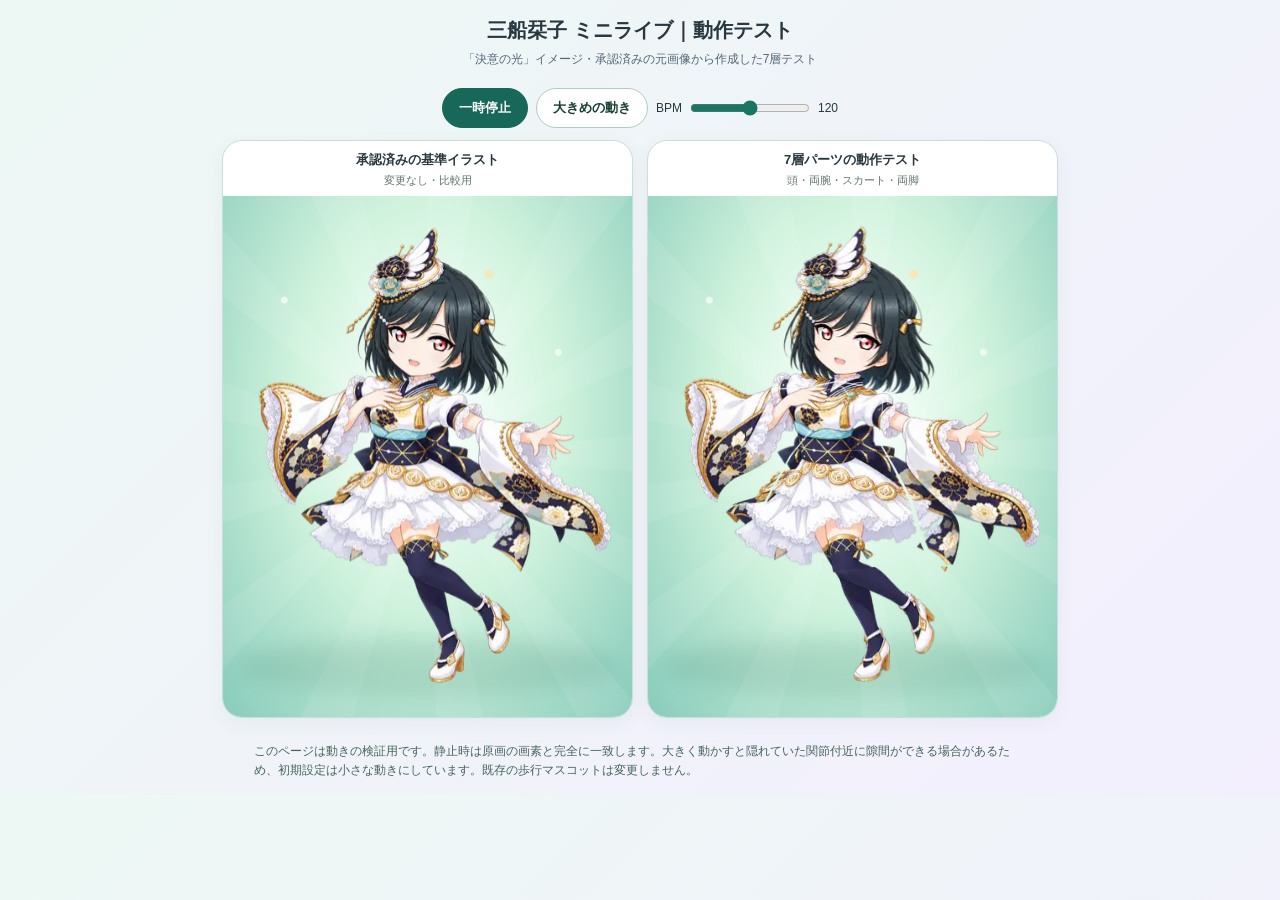
<file: mini-live/shioriko-demo.html>
<!doctype html>
<html lang="ja">
<head>
<meta charset="utf-8">
<meta name="viewport" content="width=device-width, initial-scale=1, viewport-fit=cover">
<title>栞子｜ミニライブ動作テスト</title>
<style>
:root{font-family:-apple-system,BlinkMacSystemFont,"Hiragino Kaku Gothic ProN","Yu Gothic",sans-serif;color-scheme:light}
*{box-sizing:border-box}body{margin:0;background:linear-gradient(135deg,#edf8f4,#f3effe);color:#283740}
header{text-align:center;padding:17px 16px 8px}h1{font-size:20px;margin:0 0 7px}header p{font-size:12px;color:#567;margin:0}
.controls{display:flex;flex-wrap:wrap;justify-content:center;align-items:center;gap:8px;max-width:700px;margin:12px auto;padding:0 12px}
button{border-radius:30px;border:1px solid #aecdc0;background:white;padding:9px 16px;font-size:13px;color:#153d32;font-weight:700;cursor:pointer;min-height:40px}
button[aria-pressed="true"]{background:#176858;color:white;border-color:#176858}label{display:flex;gap:6px;align-items:center;font-size:12px}input{accent-color:#187663;max-width:120px}
.main{display:grid;grid-template-columns:minmax(0,1fr) minmax(0,1fr);max-width:860px;gap:14px;margin:10px auto;padding:0 12px}
.panel{min-width:0;overflow:hidden;border:1px solid #c6dfd8;border-radius:20px;background:#fff;box-shadow:0 6px 20px #1547370d}
.panel h2{font-size:13px;text-align:center;margin:10px 0 0}.panel>p{font-size:11px;color:#64746f;text-align:center;margin:4px 6px 8px}
.stage{aspect-ratio:11/14;position:relative;display:flex;align-items:center;justify-content:center;overflow:hidden;background:radial-gradient(ellipse at 50% 40%,#f7fffa 10%,#d0f3dd 46%,#88cbbb 100%)}
.stage:before{content:"";position:absolute;inset:0;background:repeating-conic-gradient(from 0deg at 50% 50%,#ffffff15 0deg 10deg,#ffffff00 10deg 28deg);pointer-events:none}
.stage:after{content:"";position:absolute;left:4%;bottom:4%;width:92%;height:11%;border-radius:50%;background:#216a5422;filter:blur(10px)}
.figure{position:relative;width:94%;aspect-ratio:1145/1374;z-index:2;transform-origin:center 75%;overflow:visible}
.figure img{position:absolute;display:block;max-width:none;height:auto;user-select:none;pointer-events:none;-webkit-user-drag:none;transform-origin:var(--origin-x) var(--origin-y);will-change:transform;image-rendering:auto}
.figure.reference>img{width:100%;height:100%;top:0;left:0}.spark{position:absolute;inset:0;z-index:1;pointer-events:none;background:radial-gradient(circle at 15% 20%,#ffffffa0 0 3px,transparent 4px),radial-gradient(circle at 82% 30%,#ffffffa0 0 3px,transparent 4px),radial-gradient(circle at 65% 15%,#ffe3a9bb 0 4px,transparent 5px)}
.note{max-width:800px;padding:14px;margin:auto;font-size:12px;line-height:1.65;color:#45665b}
@media(max-width:600px){.main{gap:7px;padding:0 7px}.panel h2{font-size:12px}.stage{aspect-ratio:9/13}.figure{width:100%}button{padding:8px 12px}.controls{gap:5px}header{padding-top:12px}}
@media(prefers-reduced-motion:reduce){.figure,.figure img{transition:none!important}}
</style>
</head>
<body>
<header><h1>三船栞子 ミニライブ｜動作テスト</h1><p>「決意の光」イメージ・承認済みの元画像から作成した7層テスト</p></header>
<section class="controls" aria-label="テスト操作">
<button id="play" aria-pressed="true" type="button">一時停止</button>
<button id="motion" aria-pressed="false" type="button">大きめの動き</button>
<label>BPM <input id="bpm" type="range" min="80" max="160" value="120" step="5"><output id="bpmOut">120</output></label>
</section>
<main class="main">
<section class="panel"><h2>承認済みの基準イラスト</h2><p>変更なし・比較用</p><div class="stage"><div class="spark"></div><div class="figure reference"><img src="[data-uri]" alt="元の栞子の立ち絵"></div></div></section>
<section class="panel"><h2>7層パーツの動作テスト</h2><p>頭・両腕・スカート・両脚</p><div class="stage"><div class="spark"></div><div id="rig" class="figure" aria-label="動く栞子"></div></div></section>
</main>
<p class="note">このページは動きの検証用です。静止時は原画の画素と完全に一致します。大きく動かすと隠れていた関節付近に隙間ができる場合があるため、初期設定は小さな動きにしています。既存の歩行マスコットは変更しません。</p>
<script type="application/json" id="rig-data">{
  "name": "Shioriko Decisive Light mini-live exact-source rig v0.1",
  "source": "shioriko-approved-reference.png",
  "referenceSize": [
    1145,
    1374
  ],
  "rigScaleHint": 0.3,
  "layers": [
    {
      "id": "torso",
      "src": "[data-uri]",
      "x": 49,
      "y": 79,
      "w": 1066,
      "h": 1285,
      "pivot": [
        559,
        640
      ],
      "originX": 0.47842401500938087,
      "originY": 0.4365758754863813,
      "bytes": 86966
    },
    {
      "id": "leg_left",
      "src": "[data-uri]",
      "x": 513,
      "y": 1011,
      "w": 268,
      "h": 353,
      "pivot": [
        531,
        902
      ],
      "originX": 0.06716417910447761,
      "originY": -0.3087818696883853,
      "bytes": 77280
    },
    {
      "id": "leg_right",
      "src": "[data-uri]",
      "x": 761,
      "y": 1038,
      "w": 64,
      "h": 243,
      "pivot": [
        674,
        934
      ],
      "originX": -1.359375,
      "originY": -0.4279835390946502,
      "bytes": 16716
    },
    {
      "id": "skirt",
      "src": "[data-uri]",
      "x": 176,
      "y": 671,
      "w": 692,
      "h": 365,
      "pivot": [
        567,
        706
      ],
      "originX": 0.565028901734104,
      "originY": 0.0958904109589041,
      "bytes": 289201
    },
    {
      "id": "arm_left",
      "src": "[data-uri]",
      "x": 31,
      "y": 439,
      "w": 534,
      "h": 407,
      "pivot": [
        370,
        497
      ],
      "originX": 0.6348314606741573,
      "originY": 0.14250614250614252,
      "bytes": 259785
    },
    {
      "id": "arm_right",
      "src": "[data-uri]",
      "x": 652,
      "y": 513,
      "w": 483,
      "h": 505,
      "pivot": [
        696,
        541
      ],
      "originX": 0.09109730848861283,
      "originY": 0.055445544554455446,
      "bytes": 294483
    },
    {
      "id": "head",
      "src": "[data-uri]",
      "x": 287,
      "y": -2,
      "w": 675,
      "h": 525,
      "pivot": [
        559,
        476
      ],
      "originX": 0.40296296296296297,
      "originY": 0.9104761904761904,
      "bytes": 372098
    }
  ],
  "notes": [
    "No regenerated artwork used in this rig.",
    "Motion is deliberately subtle; cut edges may show during big rotations.",
    "Face is kept as part of head to prevent drift.",
    "Separate generated atlas parts are reference only, not used in exact rig."
  ]
}</script>
<script>
(()=>{
'use strict';
const root=document.getElementById('rig'),play=document.getElementById('play'),motion=document.getElementById('motion'),bpm=document.getElementById('bpm'),out=document.getElementById('bpmOut');
let playing=true,wide=false,beat=0,prev=0,layers=[];
try { const data=JSON.parse(document.getElementById('rig-data').textContent); {
 data.layers.forEach(part=>{
  const im=document.createElement('img');im.src=part.src;im.alt='';
  const [w,h]=data.referenceSize;
  im.style.left=(part.x/w*100)+'%';im.style.top=(part.y/h*100)+'%';
  im.style.width=(part.w/w*100)+'%';im.style.height=(part.h/h*100)+'%';
  im.style.setProperty('--origin-x',part.originX*100+'%');im.style.setProperty('--origin-y',part.originY*100+'%');
  root.append(im);layers.push({id:part.id,im});
 });
 requestAnimationFrame(frame);
}} catch(err){root.textContent='データ読込失敗: '+err.message;root.style.padding='30px'}
function frame(t){
 if(prev&&playing)beat+=Math.min(.05,(t-prev)/1000)*Number(bpm.value)/60*2*Math.PI;prev=t;
 const s=Math.sin(beat),v=Math.sin(beat/2),a=(wide?1.9:1);
 const poses={torso:[0,0,0],head:[1.15*s*a,-.15*s,0],arm_left:[1.7*s*a,0,0],arm_right:[-2.2*s*a,0,0],skirt:[.75*v*a,0,.35*s*a],leg_left:[-1.15*v*a,0,0],leg_right:[1.1*v*a,0,0]};
 for(const {id,im} of layers){const [rotate,dx,dy]=poses[id]||[0,0,0];im.style.transform=`translate(${dx}%,${dy}%) rotate(${rotate}deg)`}
 root.style.transform=`translateY(${-Math.abs(s)*(wide?0.8:0.35)}%) rotate(${.28*s*a}deg)`;
 requestAnimationFrame(frame);
}
play.addEventListener('click',()=>{playing=!playing;play.textContent=playing?'一時停止':'再生';play.setAttribute('aria-pressed',String(playing))});
motion.addEventListener('click',()=>{wide=!wide;motion.textContent=wide?'小さな動き':'大きめの動き';motion.setAttribute('aria-pressed',String(wide))});
bpm.addEventListener('input',()=>{out.textContent=bpm.value});
})();
</script>
</body></html>
</file>
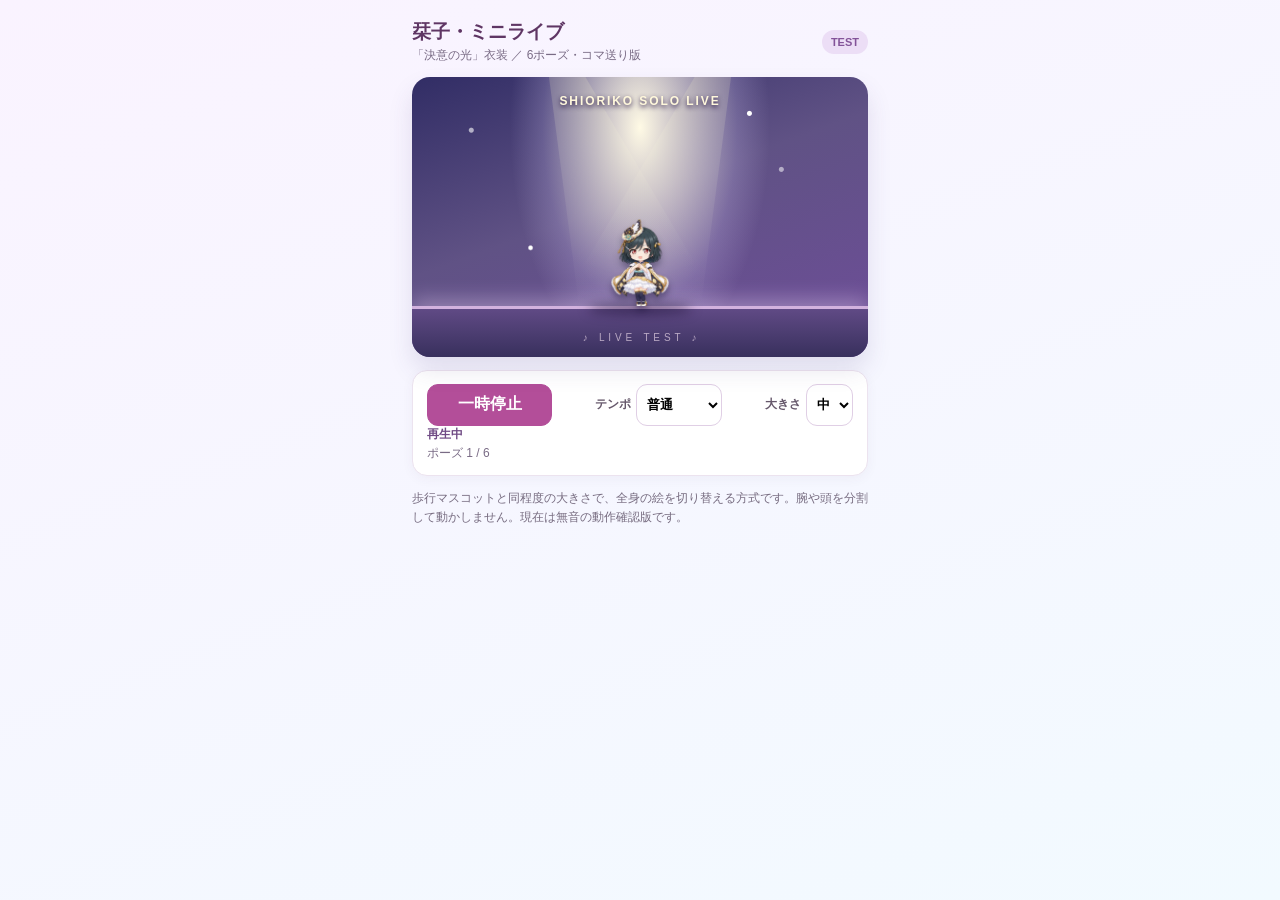
<file: mini-live/shioriko-test-live.html>
<!doctype html>
<html lang="ja"><head><meta charset="utf-8"><meta name="viewport" content="width=device-width, initial-scale=1, viewport-fit=cover"><title>栞子 ミニライブテスト（コマ送り版）</title><style>
:root{color-scheme:light;font-family:-apple-system,BlinkMacSystemFont,"Hiragino Kaku Gothic ProN","Yu Gothic",sans-serif;color:#32283b}*{box-sizing:border-box}
body{margin:0;min-height:100dvh;background:linear-gradient(160deg,#faf3ff,#f2faff);overflow-x:hidden}
main{max-width:490px;margin:0 auto;padding:20px 17px 27px;display:flex;flex-direction:column;gap:13px}
h1{font-size:19px;line-height:1.3;margin:0;font-weight:800;color:#5f3664}
small{font-size:12px;color:#796b85}p{margin:0}
.header{display:flex;align-items:center;gap:10px}.header .note{flex:1}.tag{border-radius:20px;padding:6px 9px;background:#ecdef6;color:#835399;font-size:11px;font-weight:800}
.live-stage{height:280px;position:relative;overflow:hidden;border-radius:18px;background: radial-gradient(ellipse 130px 240px at 50% 18%,#fffae5 0%,#dfd4ff33 75%,transparent 100%),linear-gradient(160deg,#312d65 0%,#605285 45%,#6e4d99 100%);box-shadow:0 13px 24px #46337221;isolation:isolate}
.live-stage::after{content:'';position:absolute;left:0;right:0;bottom:0;height:48px;background:linear-gradient(to bottom,#604a85,#38305d);border-top:3px solid #d2b2de;box-shadow:0 -7px 20px #fae4ff55}
.light{position:absolute;top:-68px;width:125px;height:295px;transform-origin:top;opacity:.35;background:linear-gradient(to bottom,#fff7beaa,#ffffdd55 50%,transparent);clip-path:polygon(48% 0%,52% 0%,100% 100%,0% 100%)}
.light.left{left:15%;transform:rotate(-19deg);animation:lightL 4s ease-in-out infinite alternate}.light.right{right:15%;transform:rotate(19deg);animation:lightR 3.6s ease-in-out infinite alternate}
@keyframes lightL{to{transform:rotate(12deg)}}@keyframes lightR{to{transform:rotate(-12deg)}}
.stage-title{position:absolute;top:17px;left:0;right:0;font-size:12px;letter-spacing:.16em;text-align:center;color:#fff8dc;font-weight:800;text-shadow:0 2px 5px #1a0939}
.stage-stars{position:absolute;inset:0;pointer-events:none;background:radial-gradient(circle at 13% 19%,#fff9 0 2px,transparent 3px),radial-gradient(circle at 81% 33%,#fff8 0 2px,transparent 3px),radial-gradient(circle at 26% 61%,#ffff 0 1.5px,transparent 3px),radial-gradient(circle at 74% 13%,#ffff 0 2px,transparent 3px)}
.sprite-wrap{position:absolute;bottom:51px;left:50%;height:110px;width:160px;display:grid;place-items:end center;transform:translateX(-50%);z-index:2}
#sprite{height:var(--sprite-height,88px);width:auto;max-width:none;display:block;object-fit:contain;filter:drop-shadow(0 5px 3px #130e3060);transition:height .1s ease;image-rendering:auto}
.shadow{position:absolute;width:105px;height:13px;background:#10092870;filter:blur(6px);border-radius:50%;left:50%;bottom:42px;transform:translateX(-50%);z-index:1}
.stage-foot{position:absolute;bottom:12px;width:100%;text-align:center;z-index:2;color:#f2dfefaa;font-size:10px;letter-spacing:.06em}
.panel{background:white;border:1px solid #ece3ef;border-radius:15px;padding:13px 14px;box-shadow:0 3px 12px #52365b0d}
.controls{display:flex;gap:8px;align-items:center;justify-content:space-between;flex-wrap:wrap}
button,select{font:inherit;border-radius:11px;min-height:42px;padding:9px 12px;touch-action:manipulation}
button{cursor:pointer;border:1px solid #d8b0db;background:#fff;color:#663c6f;font-weight:750}
button.primary{background:#b34e99;border-color:#b34e99;color:#fff;min-width:125px}
button:focus-visible,select:focus-visible{outline:3px solid #49b7cb;outline-offset:2px}
label{font-size:12px;color:#66586b;display:flex;align-items:center;gap:5px;font-weight:650}select{background:#fff;border:1px solid #e0cfe5;font-size:13px;padding:6px}
.caption{font-size:12px;line-height:1.65;color:#776c80}
.status{font-size:12px;font-weight:700;color:#704b85}
@media (max-width:360px){main{padding:15px 11px}button,select{padding:8px 9px}.live-stage{height:255px}}
@media (prefers-reduced-motion:reduce){.light.left,.light.right{animation:none}}
</style></head><body>
<main><div class="header"><div class="note"><h1>栞子・ミニライブ</h1><small>「決意の光」衣装 ／ 6ポーズ・コマ送り版</small></div><span class="tag">TEST</span></div>
<div class="live-stage" role="img" aria-label="三船栞子のミニキャラがソロライブの振り付けを披露します"><div class="light left"></div><div class="light right"></div><div class="stage-stars"></div><div class="stage-title">SHIORIKO SOLO LIVE</div><div class="shadow"></div><div class="sprite-wrap"><img id="sprite" alt="栞子・決意の光の衣装" /></div><div class="stage-foot">♪　L I V E　T E S T　♪</div></div>
<section class="panel"><div class="controls"><button id="toggle" type="button" class="primary" aria-pressed="true">一時停止</button><label>テンポ<select id="speed" aria-label="ダンスの速さ"><option value="0.7">ゆっくり</option><option value="1" selected>普通</option><option value="1.3">速い</option></select></label><label>大きさ<select id="size" aria-label="キャラクターの大きさ"><option value="small">小</option><option value="medium">中</option><option value="large">大</option></select></label></div><p class="status" id="status" aria-live="polite">読み込み中…</p><small id="frame-count">ポーズ 1 / 6</small></section>
<p class="caption">歩行マスコットと同程度の大きさで、全身の絵を切り替える方式です。腕や頭を分割して動かしません。現在は無音の動作確認版です。</p></main>
<script>
(() => {
'use strict';
const image=document.getElementById('sprite'),status=document.getElementById('status'),start=document.getElementById('toggle'),speed=document.getElementById('speed'),size=document.getElementById('size'),count=document.getElementById('frame-count');
const FRAMES=["[data-uri]","[data-uri]","[data-uri]","[data-uri]","[data-uri]","[data-uri]"];
const sequence=[0,2,1,0,3,4,1,2,0,5,0,4,3,1,0,2,5,0];
let playing=true,index=0,last=0,elapsed=0,ready=0;
const imgs=FRAMES.map(src=>{let im=new Image();im.src=src;im.onload=()=>{ready++;if(ready===FRAMES.length){status.textContent='再生中';showFrame(0)}};return im;});
const prefs=(()=>{try{const saved=JSON.parse(localStorage.getItem('lovepoke_mascot_settings_v3')||'{}');return saved&&saved.size||'medium'}catch{return 'medium'}})();
size.value=['small','medium','large'].includes(prefs)?prefs:'medium';
function setSize(){const heights={small:68,medium:88,large:112};document.documentElement.style.setProperty('--sprite-height',heights[size.value]+'px')}
function showFrame(i){const n=sequence[i%sequence.length];image.src=FRAMES[n];count.textContent='ポーズ '+(n+1)+' / 6'}
function advance(now){if(!last)last=now;const dt=Math.min(100,now-last);last=now;if(playing&&ready===FRAMES.length){elapsed+=dt;const step=360/Number(speed.value);if(elapsed>=step){const chunks=Math.floor(elapsed/step);elapsed%=step;index=(index+chunks)%sequence.length;showFrame(index)}}requestAnimationFrame(advance)}
start.addEventListener('click',()=>{playing=!playing;start.textContent=playing?'一時停止':'再生';start.setAttribute('aria-pressed',String(playing));status.textContent=playing?'再生中':'停止中';last=0});
size.addEventListener('change',setSize);speed.addEventListener('change',()=>{elapsed=0});setSize();showFrame(0);requestAnimationFrame(advance);
})();
</script></body></html>
</file>
